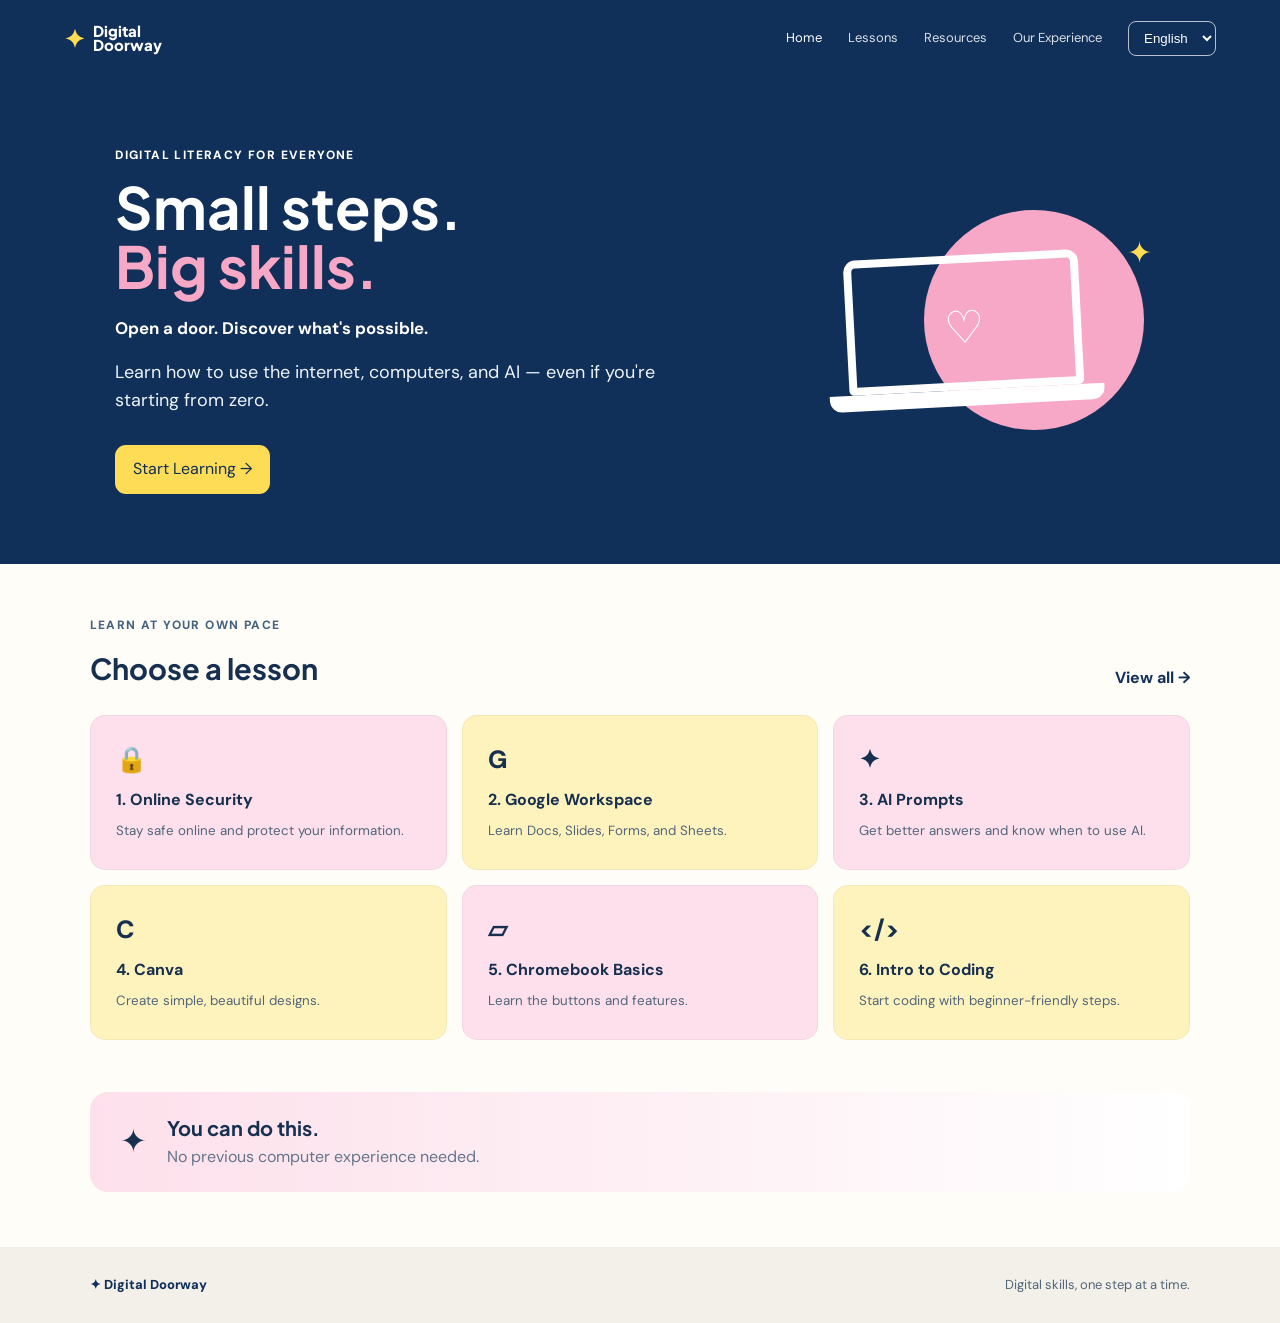
<file: index.html>
<!DOCTYPE html>
<html lang="en">
<head>
  <meta charset="UTF-8">
  <meta name="viewport" content="width=device-width, initial-scale=1.0">
  <title>Digital Doorway | Digital Literacy</title>
  <link rel="stylesheet" href="style.css">
</head>
<body>
<header class="navbar">
  <a class="brand" href="index.html"><span>✦</span><div>Digital<br>Doorway</div></a>
  <button class="menu-toggle" aria-label="Open menu">☰</button>
  <nav>
    <a href="index.html" class="active">Home</a>
    <a href="lessons.html">Lessons</a>
    <a href="resources.html">Resources</a>
    <a href="experiences.html">Our Experience</a>
    <select id="language" aria-label="Language">
      <option value="en">English</option>
      <option value="ur">اردو</option>
      <option value="zh">中文</option>
    </select>
  </nav>
</header>

<main>
  <section class="hero">
    <div>
      <p class="eyebrow">DIGITAL LITERACY FOR EVERYONE</p>
      <h1>Small steps.<br><span>Big skills.</span></h1>
      <p class="tagline">Open a door. Discover what's possible.</p><p class="hero-copy">Learn how to use the internet, computers, and AI — even if you're starting from zero.</p>
      <a class="button yellow" href="lessons.html">Start Learning →</a>
    </div>
    <div class="hero-art" aria-hidden="true">
      <div class="blob pink"></div>
      <div class="laptop">♡<div></div></div>
      <div class="spark">✦</div>
    </div>
  </section>

  <section class="section">
    <div class="section-heading">
      <div><p class="eyebrow dark">LEARN AT YOUR OWN PACE</p><h2>Choose a lesson</h2></div>
      <a href="lessons.html" class="text-link">View all →</a>
    </div>
    <div class="lesson-grid">
      <a class="lesson-card pink-card" href="lesson.html?id=security"><span class="icon">🔒</span><b>1. Online Security</b><small>Stay safe online and protect your information.</small></a>
      <a class="lesson-card yellow-card" href="lesson.html?id=workspace"><span class="icon">G</span><b>2. Google Workspace</b><small>Learn Docs, Slides, Forms, and Sheets.</small></a>
      <a class="lesson-card pink-card" href="lesson.html?id=ai"><span class="icon">✦</span><b>3. AI Prompts</b><small>Get better answers and know when to use AI.</small></a>
      <a class="lesson-card yellow-card" href="lesson.html?id=canva"><span class="icon">C</span><b>4. Canva</b><small>Create simple, beautiful designs.</small></a>
      <a class="lesson-card pink-card" href="lesson.html?id=chromebook"><span class="icon">▱</span><b>5. Chromebook Basics</b><small>Learn the buttons and features.</small></a>
      <a class="lesson-card yellow-card" href="lesson.html?id=coding"><span class="icon">&lt;/&gt;</span><b>6. Intro to Coding</b><small>Start coding with beginner-friendly steps.</small></a>
    </div>
  </section>

  <section class="callout">
    <span>✦</span>
    <div><h3>You can do this.</h3><p>No previous computer experience needed.</p></div>
  </section>
</main>
<footer><span>✦ Digital Doorway</span><span>Digital skills, one step at a time.</span></footer>
<script src="script.js"></script><script src="i18n.js"></script>
</body>
</html>
</file>
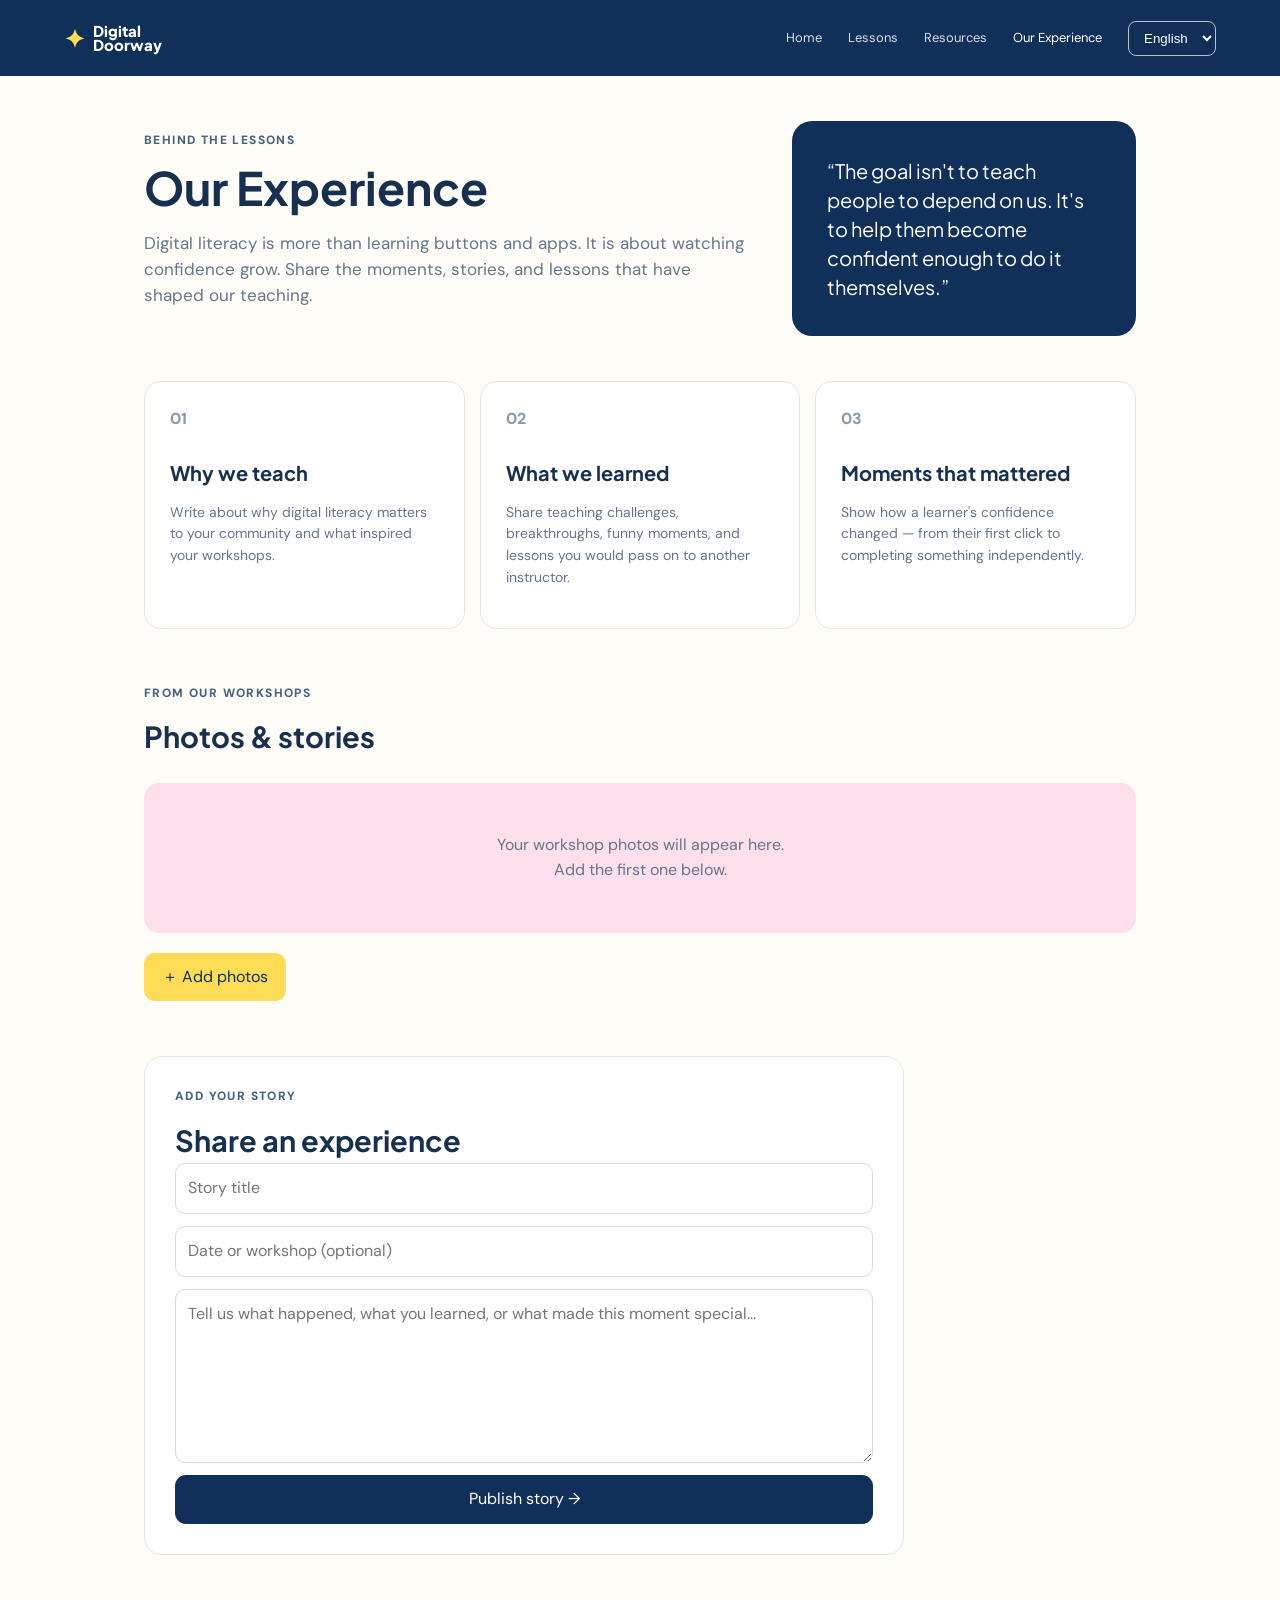
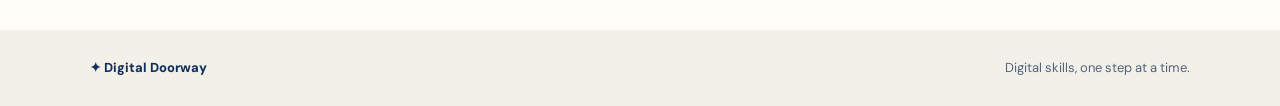
<file: experiences.html>
<!DOCTYPE html>
<html lang="en">
<head><meta charset="UTF-8"><meta name="viewport" content="width=device-width, initial-scale=1.0"><title>Our Experience | Digital Doorway</title><link rel="stylesheet" href="style.css"></head>
<body>
<header class="navbar"><a class="brand" href="index.html"><span>✦</span><div>Digital<br>Doorway</div></a><button class="menu-toggle">☰</button><nav><a href="index.html">Home</a><a href="lessons.html">Lessons</a><a href="resources.html">Resources</a><a class="active" href="experiences.html">Our Experience</a><select id="language"><option value="en">English</option><option value="ur">اردو</option><option value="zh">中文</option></select></nav></header>

<main class="page">
  <section class="experience-hero">
    <div><p class="eyebrow dark">BEHIND THE LESSONS</p><h1>Our Experience</h1><p class="lead">Digital literacy is more than learning buttons and apps. It is about watching confidence grow. Share the moments, stories, and lessons that have shaped our teaching.</p></div>
    <div class="quote-card">“The goal isn't to teach people to depend on us. It's to help them become confident enough to do it themselves.”</div>
  </section>

  <section class="story-grid">
    <article class="story-card"><span>01</span><h2>Why we teach</h2><p>Write about why digital literacy matters to your community and what inspired your workshops.</p></article>
    <article class="story-card yellow-card"><span>02</span><h2>What we learned</h2><p>Share teaching challenges, breakthroughs, funny moments, and lessons you would pass on to another instructor.</p></article>
    <article class="story-card pink-card"><span>03</span><h2>Moments that mattered</h2><p>Show how a learner's confidence changed — from their first click to completing something independently.</p></article>
  </section>

  <section class="photo-section">
    <div class="section-heading"><div><p class="eyebrow dark">FROM OUR WORKSHOPS</p><h2>Photos & stories</h2></div></div>
    <div id="experienceGallery" class="gallery"></div>
    <label class="button yellow upload-label gallery-upload">＋ Add photos</label>
    <input id="experiencePhotos" type="file" accept="image/*" multiple hidden>
  </section>

  <section class="story-form">
    <p class="eyebrow dark">ADD YOUR STORY</p><h2>Share an experience</h2>
    <form id="storyForm">
      <input id="storyTitle" required placeholder="Story title">
      <input id="storyDate" type="text" placeholder="Date or workshop (optional)">
      <textarea id="storyText" required rows="6" placeholder="Tell us what happened, what you learned, or what made this moment special..."></textarea>
      <button class="button navy" type="submit">Publish story →</button>
    </form>
  </section>
</main>
<footer><span>✦ Digital Doorway</span><span>Digital skills, one step at a time.</span></footer>
<script src="script.js"></script><script src="i18n.js"></script>
</body>
</html>
</file>
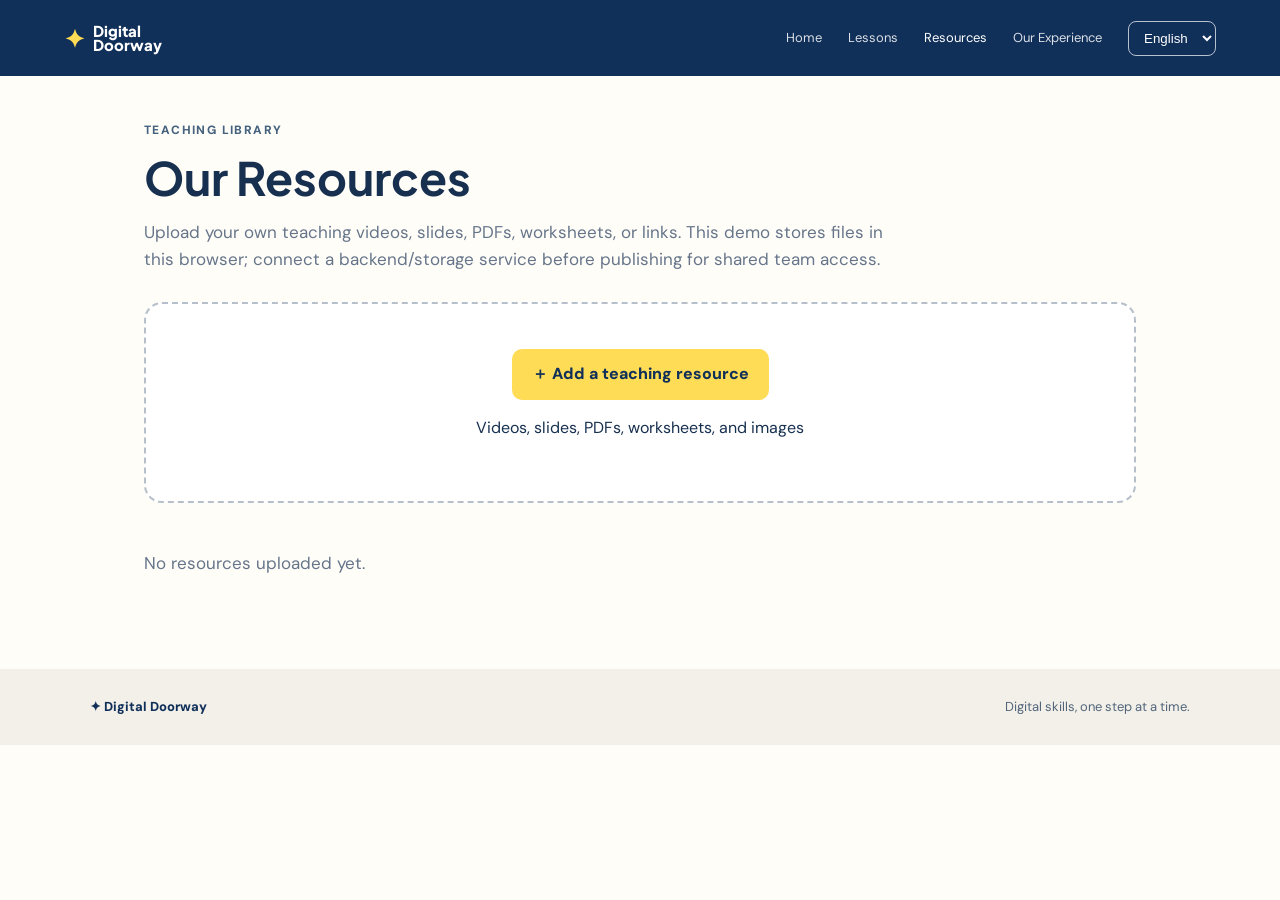
<file: resources.html>
<!DOCTYPE html>
<html lang="en">
<head><meta charset="UTF-8"><meta name="viewport" content="width=device-width, initial-scale=1.0"><title>Resources | Digital Doorway</title><link rel="stylesheet" href="style.css"></head>
<body>
<header class="navbar"><a class="brand" href="index.html"><span>✦</span><div>Digital<br>Doorway</div></a><button class="menu-toggle">☰</button><nav><a href="index.html">Home</a><a href="lessons.html">Lessons</a><a class="active" href="resources.html">Resources</a><a href="experiences.html">Our Experience</a><select id="language"><option value="en">English</option><option value="ur">اردو</option><option value="zh">中文</option></select></nav></header>
<main class="page">
  <p class="eyebrow dark">TEACHING LIBRARY</p><h1>Our Resources</h1>
  <p class="lead">Upload your own teaching videos, slides, PDFs, worksheets, or links. This demo stores files in this browser; connect a backend/storage service before publishing for shared team access.</p>
  <section class="upload-box">
    <label for="resourceFile" class="upload-label">＋ Add a teaching resource</label>
    <input id="resourceFile" type="file" multiple accept="video/*,.pdf,.ppt,.pptx,.doc,.docx,.xls,.xlsx,image/*">
    <p>Videos, slides, PDFs, worksheets, and images</p>
  </section>
  <div id="resourceList" class="resource-list"></div>
</main>
<footer><span>✦ Digital Doorway</span><span>Digital skills, one step at a time.</span></footer>
<script src="script.js"></script><script src="i18n.js"></script>
</body>
</html>
</file>
<file: style.css>
@import url('https://fonts.googleapis.com/css2?family=DM+Sans:wght@400;500;600;700&family=Noto+Sans+Arabic:wght@400;500;600;700;800&family=Noto+Sans+SC:wght@400;500;600;700;800&family=Plus+Jakarta+Sans:wght@600;700;800&display=swap');
:root{--navy:#102f59;--navy2:#0b2343;--pink:#f8a8c7;--pink2:#fde0eb;--yellow:#ffdc55;--yellow2:#fff3bd;--cream:#fffdf8;--ink:#17304f;--muted:#66758a;--white:#fff;--radius:18px}
*{box-sizing:border-box}body{margin:0;background:var(--cream);color:var(--ink);font-family:"DM Sans",Arial,sans-serif;line-height:1.55}a{color:inherit;text-decoration:none}.navbar{height:76px;background:var(--navy);color:#fff;display:flex;align-items:center;padding:0 5%;gap:30px}.brand{display:flex;align-items:center;gap:8px;font-family:"Plus Jakarta Sans";font-weight:800;line-height:.92;font-size:15px;margin-right:auto}.brand span{color:var(--yellow);font-size:25px}.navbar nav{display:flex;align-items:center;gap:26px;font-size:13px}.navbar nav a{opacity:.85}.navbar nav a:hover,.navbar nav .active{opacity:1}.navbar select{background:transparent;border:1px solid rgba(255,255,255,.7);color:#fff;border-radius:8px;padding:8px 11px}.navbar option{color:#111}.menu-toggle{display:none;background:none;border:0;color:#fff;font-size:24px}
.hero{background:var(--navy);color:#fff;min-height:445px;padding:70px 9%;display:flex;align-items:center;justify-content:space-between;overflow:hidden}.eyebrow{letter-spacing:1.4px;font-size:12px;font-weight:800;margin:0 0 12px}.eyebrow.dark{color:#45627f}.hero h1{font-family:"Plus Jakarta Sans";font-size:58px;line-height:1.02;margin:0 0 20px}.hero h1 span{color:var(--pink)}.hero-copy{font-size:18px;max-width:540px;color:#edf4fb;margin-bottom:30px}.button{display:inline-block;border:0;border-radius:11px;padding:12px 18px;font-weight:800;cursor:pointer;font:inherit}.button.yellow{background:var(--yellow);color:var(--navy)}.button.navy{background:var(--navy);color:#fff}.hero-art{width:40%;height:270px;position:relative}.blob{position:absolute;width:220px;height:220px;border-radius:50%;right:5%;top:25px}.blob.pink{background:var(--pink)}.laptop{position:absolute;right:20%;top:70px;width:235px;height:135px;border:8px solid #fff;border-radius:12px 12px 5px 5px;color:#fff;text-align:center;font-size:45px;padding-top:30px;transform:rotate(-3deg)}.laptop div{position:absolute;bottom:-24px;left:-28px;width:275px;height:16px;background:#fff;border-radius:0 0 12px 12px}.spark{position:absolute;right:3%;top:45px;color:var(--yellow);font-size:30px}.section{padding:52px 7%}.section-heading{display:flex;justify-content:space-between;align-items:end;margin-bottom:24px}.section h2,.page h2{font-family:"Plus Jakarta Sans";font-size:29px;margin:0}.text-link{font-weight:700;color:var(--navy)}.lesson-grid{display:grid;grid-template-columns:repeat(3,1fr);gap:15px}.lesson-card{min-height:155px;border-radius:15px;padding:25px;display:flex;flex-direction:column;gap:8px;border:1px solid rgba(16,47,89,.05);transition:.2s}.lesson-card:hover{transform:translateY(-3px);box-shadow:0 10px 25px #102f5912}.pink-card{background:var(--pink2)}.yellow-card{background:var(--yellow2)}.icon{font-size:25px;font-weight:800}.lesson-card b{font-size:16px}.lesson-card small{color:#52657b}.callout{margin:0 7% 55px;background:linear-gradient(90deg,var(--pink2),#fff);border-radius:18px;padding:20px 30px;display:flex;align-items:center;gap:20px}.callout span{font-size:32px}.callout h3{margin:0;font-family:"Plus Jakarta Sans";font-size:20px}.callout p{margin:2px 0;color:var(--muted)}footer{padding:28px 7%;background:#f2f0e9;display:flex;justify-content:space-between;color:#52657b;font-size:13px}footer span:first-child{font-weight:800;color:var(--navy)}
.page{max-width:1120px;margin:auto;padding:45px 5% 75px}.page h1{font-family:"Plus Jakarta Sans";font-size:46px;line-height:1.1;margin:0 0 12px}.lead{max-width:750px;color:var(--muted);font-size:17px}.back{font-size:13px;color:var(--muted);margin:0 0 32px}.full-lessons{display:grid;gap:12px;margin-top:35px}.full-lesson{display:flex;align-items:center;gap:18px;padding:20px 23px;border-radius:16px}.full-lesson .num{font-weight:800;font-size:14px;min-width:30px}.full-lesson .details{flex:1}.full-lesson h3{margin:0;font-family:"Plus Jakarta Sans"}.full-lesson p{margin:2px 0 0;color:var(--muted);font-size:14px}.arrow{font-size:23px}.lesson-header{border-radius:18px;padding:25px 30px;margin-bottom:22px}.lesson-layout{display:grid;grid-template-columns:210px 1fr;gap:25px}.side-nav{display:flex;flex-direction:column;gap:7px}.side-nav a{padding:9px 12px;border-radius:9px;font-size:13px}.side-nav a.current{background:var(--pink2);font-weight:800}.video-placeholder{height:310px;border-radius:15px;background:var(--navy);color:#fff;display:flex;flex-direction:column;align-items:center;justify-content:center;text-align:center}.play{width:60px;height:60px;border-radius:50%;background:var(--pink);display:grid;place-items:center;color:var(--navy);font-size:23px;margin-bottom:13px}.tabs{display:flex;gap:5px;background:#f0f1f3;border-radius:20px;padding:4px;margin:16px 0}.tabs span{padding:7px 18px;border-radius:15px;font-size:13px}.tabs span:first-child{background:var(--pink2);font-weight:700}.content-card{padding:10px 0}.content-card li{margin:9px 0}.upload-box{margin:30px 0;padding:45px;border:2px dashed #b7c0ca;border-radius:18px;text-align:center;background:#fff}.upload-box input{display:none}.upload-label{display:inline-block;cursor:pointer}.upload-box .upload-label{background:var(--yellow);color:var(--navy);padding:13px 20px;border-radius:10px;font-weight:800}.resource-list{display:grid;gap:10px}.resource-item{background:#fff;border:1px solid #e5e7eb;border-radius:13px;padding:16px 18px;display:flex;align-items:center;gap:12px}.resource-item strong{flex:1}.remove{border:0;background:#f3f3f3;border-radius:8px;padding:7px 10px;cursor:pointer}
.experience-hero{display:grid;grid-template-columns:1.4fr .8fr;gap:45px;align-items:center}.quote-card{background:var(--navy);color:#fff;border-radius:20px;padding:35px;font-family:"Plus Jakarta Sans";font-size:20px;line-height:1.45}.story-grid{display:grid;grid-template-columns:repeat(3,1fr);gap:15px;margin:45px 0}.story-card{background:#fff;border:1px solid #e9e5db;border-radius:17px;padding:25px}.story-card span{font-weight:800;color:#8b9aad}.story-card h2{font-size:20px;margin:25px 0 8px}.story-card p{color:var(--muted);font-size:14px}.photo-section{margin-top:55px}.gallery{display:grid;grid-template-columns:repeat(3,1fr);gap:15px;margin:20px 0}.gallery-card{border-radius:15px;overflow:hidden;background:#fff;border:1px solid #e7e7e7}.gallery-card img{width:100%;height:210px;object-fit:cover;display:block}.gallery-card .caption{padding:14px;font-size:13px}.gallery-empty{background:var(--pink2);border-radius:15px;padding:50px;text-align:center;color:var(--muted);grid-column:1/-1}.story-form{margin-top:55px;background:#fff;border:1px solid #e8e6df;border-radius:18px;padding:30px;max-width:760px}.story-form form{display:grid;gap:12px}.story-form input,.story-form textarea{font:inherit;border:1px solid #d6dbe2;border-radius:10px;padding:12px;resize:vertical}.posted-story{margin-top:18px;padding:18px;background:var(--yellow2);border-radius:13px}.posted-story h3{margin:0}.posted-story small{color:var(--muted)}
@media(max-width:760px){.navbar{height:68px}.menu-toggle{display:block}.navbar nav{display:none;position:absolute;top:68px;left:0;right:0;background:var(--navy);padding:18px 7%;flex-direction:column;align-items:stretch;z-index:10}.navbar nav.open{display:flex}.navbar nav select{width:100%}.hero{padding:50px 7%;min-height:auto}.hero h1{font-size:43px}.hero-copy{font-size:16px}.hero-art{display:none}.lesson-grid,.story-grid,.gallery{grid-template-columns:1fr}.section{padding:40px 7%}.section-heading{align-items:start;gap:10px;flex-direction:column}.page{padding:35px 6% 60px}.page h1{font-size:37px}.lesson-layout,.experience-hero{grid-template-columns:1fr}.side-nav{display:none}.video-placeholder{height:220px}.full-lesson{padding:18px}.callout{margin:0 7% 40px}footer{flex-direction:column;gap:7px}}

html[lang="ur"] body{font-family:"Noto Sans Arabic","DM Sans",Arial,sans-serif}
html[lang="ur"] .brand,html[lang="ur"] h1,html[lang="ur"] h2,html[lang="ur"] h3{font-family:"Noto Sans Arabic","Plus Jakarta Sans",Arial,sans-serif}
html[lang="zh"] body{font-family:"Noto Sans SC","DM Sans",Arial,sans-serif}
html[lang="zh"] .brand,html[lang="zh"] h1,html[lang="zh"] h2,html[lang="zh"] h3{font-family:"Noto Sans SC","Plus Jakarta Sans",Arial,sans-serif}
html[dir="rtl"] .navbar{direction:rtl}
html[dir="rtl"] .brand{margin-right:0;margin-left:auto}
html[dir="rtl"] .callout,html[dir="rtl"] .full-lesson,html[dir="rtl"] .lesson-layout,html[dir="rtl"] .experience-hero,html[dir="rtl"] .story-form{direction:rtl}
html[dir="rtl"] .side-nav{text-align:right}

.tagline{font-weight:700;font-size:1.05rem;margin:0 0 12px}


/* Functional lesson tabs */
.tabs{display:flex;gap:6px;flex-wrap:wrap;border-bottom:1px solid #e2e8f0;margin:22px 0 0}
.lesson-tab{appearance:none;background:transparent;border:0;border-bottom:3px solid transparent;border-radius:0;padding:13px 18px;font:inherit;font-weight:700;color:var(--muted);cursor:pointer}
.lesson-tab:hover{color:var(--navy)}
.lesson-tab.active{color:var(--navy);border-bottom-color:var(--yellow)}
.lesson-tab:focus-visible,.delete-photo:focus-visible{outline:3px solid var(--pink);outline-offset:3px}
.tab-content{display:block}
.tab-content[hidden]{display:none!important}
.practice-box{margin-top:20px;padding:22px;background:var(--yellow2);border-radius:14px}
.delete-photo{margin:10px 12px 12px;padding:9px 13px;border:0;border-radius:8px;background:var(--navy);color:#fff;font:inherit;font-weight:700;cursor:pointer}
.delete-photo:hover{background:var(--navy2)}
.gallery-card .delete-photo{align-self:flex-start}
@media(max-width:600px){.lesson-tab{padding:11px 10px;font-size:14px}.tabs{gap:0}}
</file>
